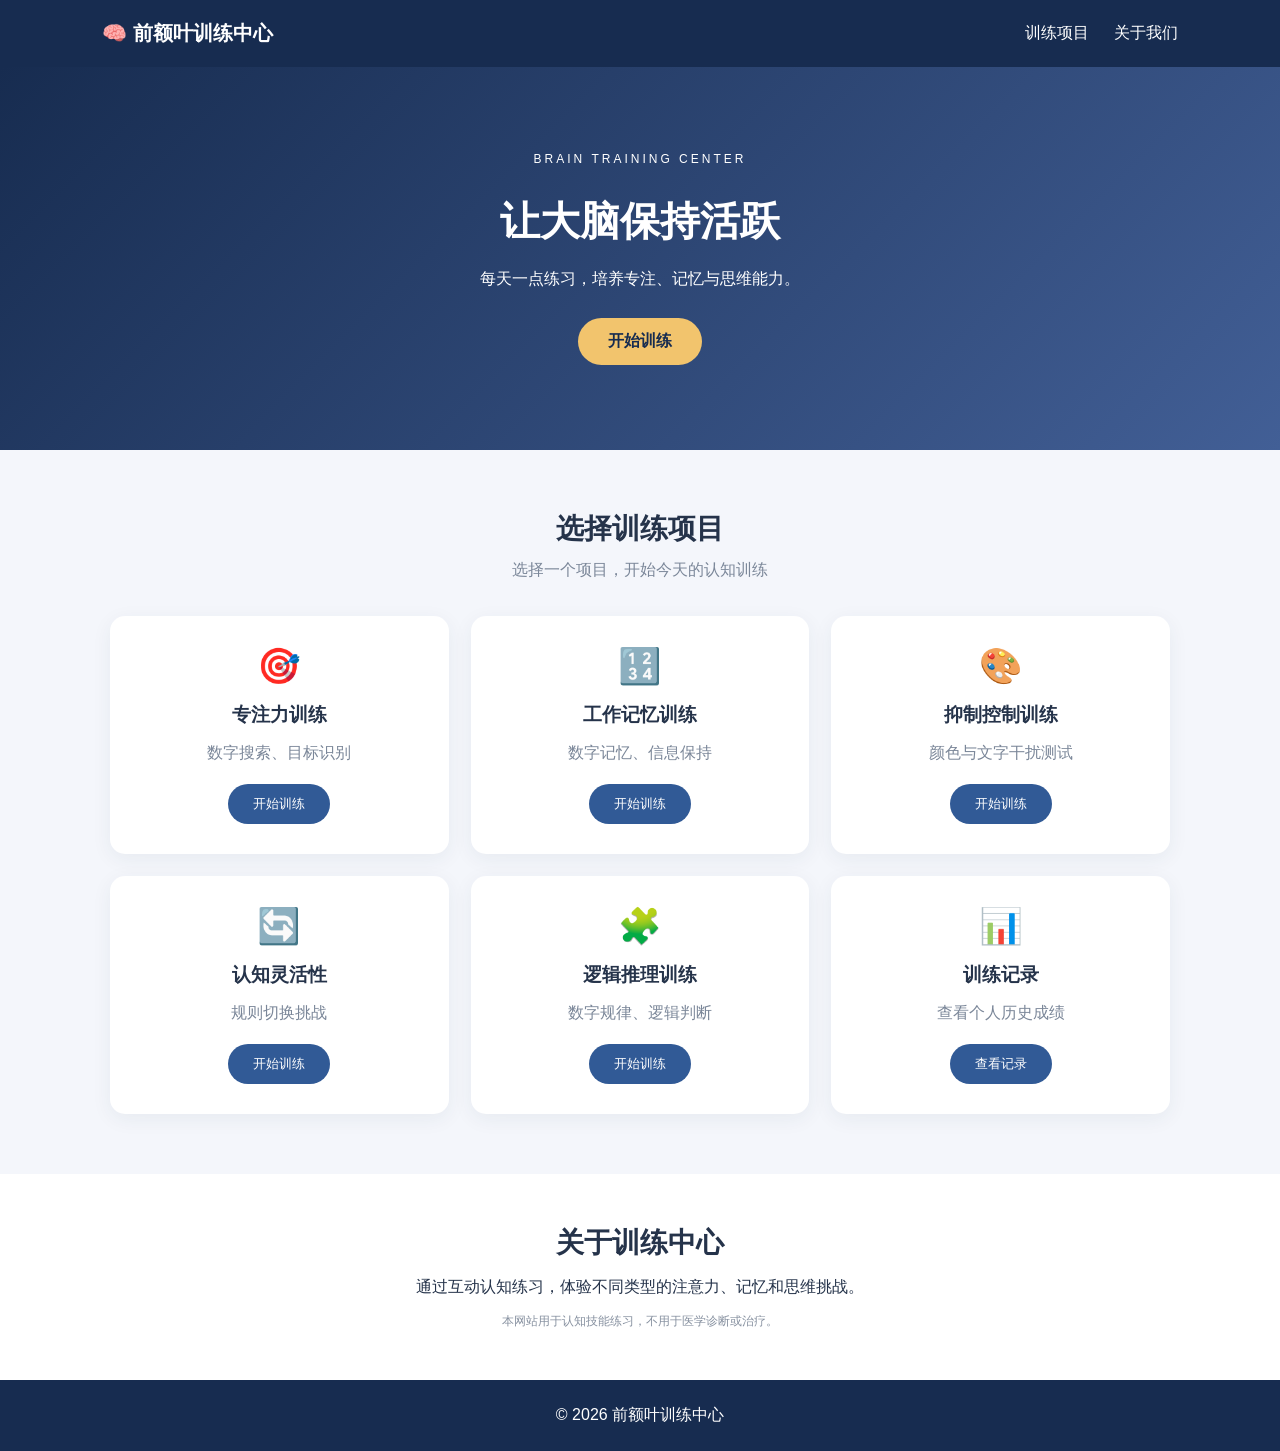
<file: index.html>
<!DOCTYPE html>
<html lang="zh-CN">
<head>
  <meta charset="UTF-8">
  <meta name="viewport" content="width=device-width, initial-scale=1.0">
  <meta name="description" content="前额叶训练中心，提供专注力、工作记忆、抑制控制、逻辑推理和认知灵活性训练。">
  <meta name="keywords" content="前额叶训练,专注力训练,记忆力训练,脑力训练">
  <title>前额叶训练中心 - 每日认知训练</title>
  <link rel="stylesheet" href="style.css">
</head>
<body>

  <header class="header">
    <div class="logo">🧠 前额叶训练中心</div>
    <nav>
     <a href="training.html">训练项目</a>
     <a href="about.html">关于我们</a>
    </nav>
  </header>

  <main>
    <section class="hero">
      <p class="tag">BRAIN TRAINING CENTER</p >
      <h1>让大脑保持活跃</h1>
      <p>每天一点练习，培养专注、记忆与思维能力。</p >
      <a class="start-btn" href="#training">开始训练</a >
    </section>

    <section id="training" class="training">
      <h2>选择训练项目</h2>
      <p class="subtitle">选择一个项目，开始今天的认知训练</p >

      <div class="cards">
        <div class="card">
          <span>🎯</span>
          <h3>专注力训练</h3>
          <p>数字搜索、目标识别</p >
          <button onclick="startTraining('focus')">开始训练</button>
        </div>

        <div class="card">
          <span>🔢</span>
          <h3>工作记忆训练</h3>
          <p>数字记忆、信息保持</p >
          <button onclick="startTraining('memory')">开始训练</button>
        </div>

        <div class="card">
          <span>🎨</span>
          <h3>抑制控制训练</h3>
          <p>颜色与文字干扰测试</p >
          <button onclick="startTraining('inhibition')">开始训练</button>
        </div>

        <div class="card">
          <span>🔄</span>
          <h3>认知灵活性</h3>
          <p>规则切换挑战</p >
          <button onclick="startTraining('flexibility')">开始训练</button>
        </div>

        <div class="card">
          <span>🧩</span>
          <h3>逻辑推理训练</h3>
          <p>数字规律、逻辑判断</p >
          <button onclick="startTraining('logic')">开始训练</button>
        </div>

        <div class="card">
          <span>📊</span>
          <h3>训练记录</h3>
          <p>查看个人历史成绩</p >
          <button onclick="startTraining('records')">查看记录</button>
        </div>
      </div>
    </section>

    <section id="about" class="about">
      <h2>关于训练中心</h2>
      <p>通过互动认知练习，体验不同类型的注意力、记忆和思维挑战。</p >
      <p class="disclaimer">本网站用于认知技能练习，不用于医学诊断或治疗。</p >
    </section>
  </main>

  <footer>
    © 2026 前额叶训练中心
  </footer>

  <script type="module"
  src="script.js"></script>
</body>
</html>
</file>
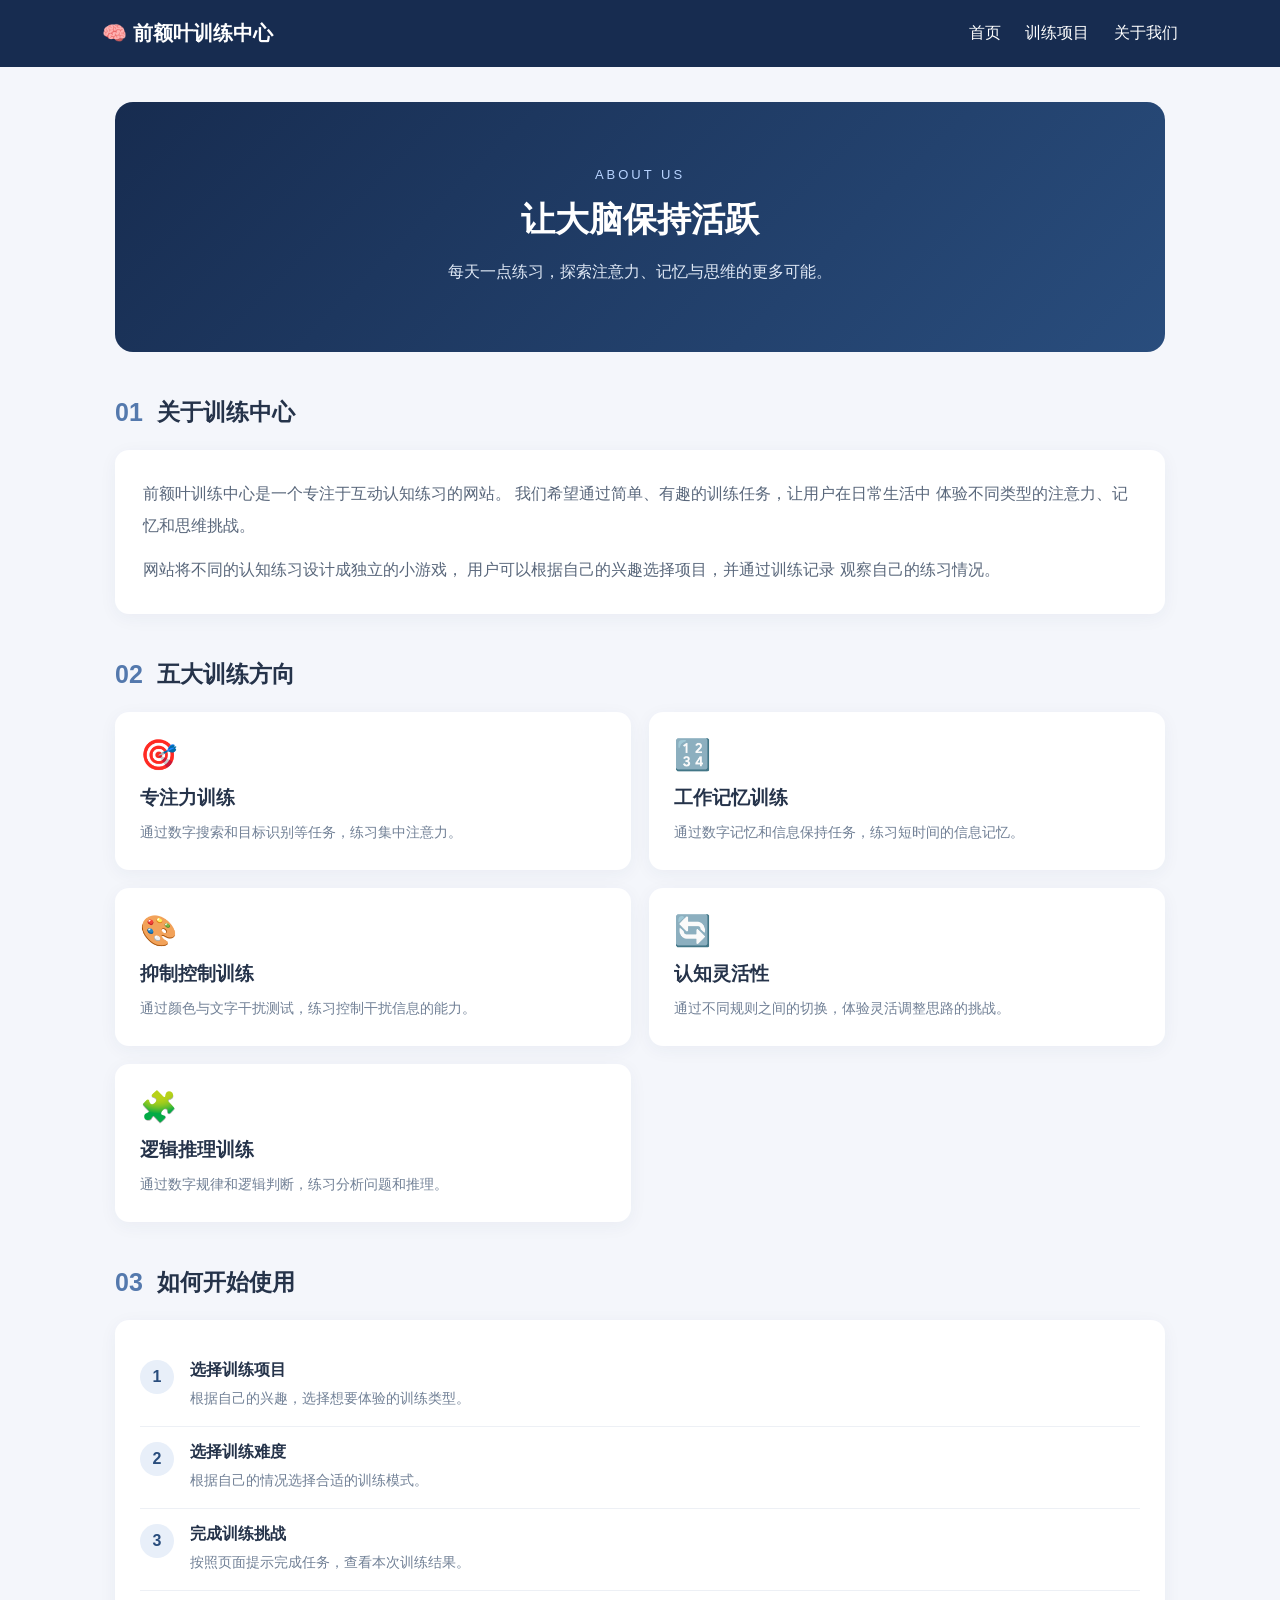
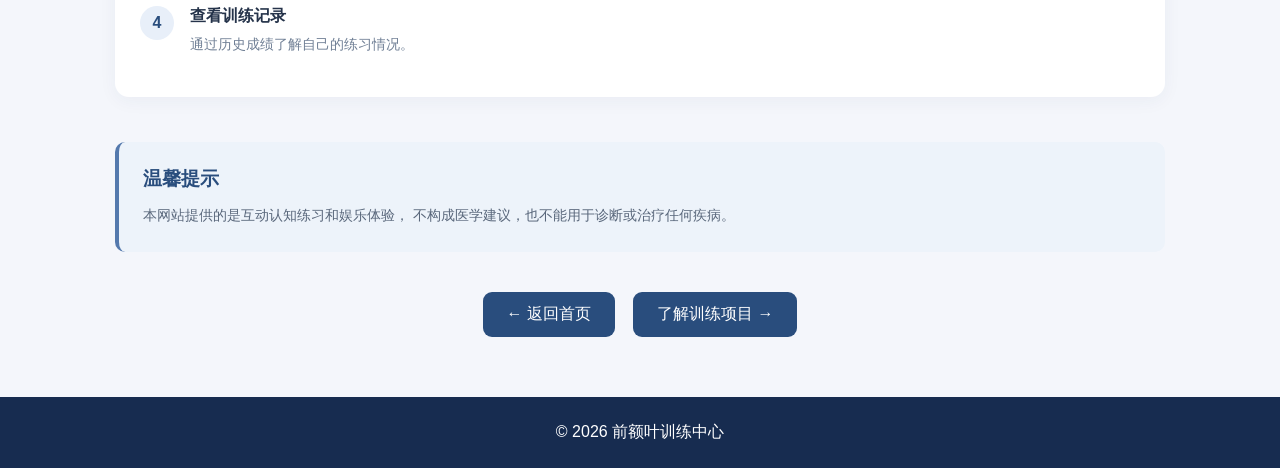
<file: about.html>
<!DOCTYPE html>
<html lang="zh-CN">
<head>
  <meta charset="UTF-8">
  <meta name="viewport" content="width=device-width, initial-scale=1.0">
  <meta name="description" content="了解前额叶训练中心的训练理念、训练项目和使用方式。">
  <title>关于我们 - 前额叶训练中心</title>
  <link rel="stylesheet" href="style.css">
</head>
<body>

  <header class="header">
    <div class="logo">🧠 前额叶训练中心</div>
    <nav>
      <a href="index.html">首页</a>
      <a href="training.html">训练项目</a>
      <a href="about.html">关于我们</a>
    </nav>
  </header>

  <main class="about-page">

    <section class="about-hero">
      <p class="about-tag">ABOUT US</p>
      <h1>让大脑保持活跃</h1>
      <p>每天一点练习，探索注意力、记忆与思维的更多可能。</p>
    </section>

    <section class="about-section">
      <div class="about-section-title">
        <span>01</span>
        <h2>关于训练中心</h2>
      </div>
      <div class="about-content">
        <p>
          前额叶训练中心是一个专注于互动认知练习的网站。
          我们希望通过简单、有趣的训练任务，让用户在日常生活中
          体验不同类型的注意力、记忆和思维挑战。
        </p>
        <p>
          网站将不同的认知练习设计成独立的小游戏，
          用户可以根据自己的兴趣选择项目，并通过训练记录
          观察自己的练习情况。
        </p>
      </div>
    </section>

    <section class="about-section">
      <div class="about-section-title">
        <span>02</span>
        <h2>五大训练方向</h2>
      </div>

      <div class="about-feature-grid">

        <div class="about-feature">
          <span>🎯</span>
          <h3>专注力训练</h3>
          <p>通过数字搜索和目标识别等任务，练习集中注意力。</p>
        </div>

        <div class="about-feature">
          <span>🔢</span>
          <h3>工作记忆训练</h3>
          <p>通过数字记忆和信息保持任务，练习短时间的信息记忆。</p>
        </div>

        <div class="about-feature">
          <span>🎨</span>
          <h3>抑制控制训练</h3>
          <p>通过颜色与文字干扰测试，练习控制干扰信息的能力。</p>
        </div>

        <div class="about-feature">
          <span>🔄</span>
          <h3>认知灵活性</h3>
          <p>通过不同规则之间的切换，体验灵活调整思路的挑战。</p>
        </div>

        <div class="about-feature">
          <span>🧩</span>
          <h3>逻辑推理训练</h3>
          <p>通过数字规律和逻辑判断，练习分析问题和推理。</p>
        </div>

      </div>
    </section>

    <section class="about-section">
      <div class="about-section-title">
        <span>03</span>
        <h2>如何开始使用</h2>
      </div>

      <div class="about-steps">
        <div class="about-step">
          <span>1</span>
          <div>
            <h3>选择训练项目</h3>
            <p>根据自己的兴趣，选择想要体验的训练类型。</p>
          </div>
        </div>

        <div class="about-step">
          <span>2</span>
          <div>
            <h3>选择训练难度</h3>
            <p>根据自己的情况选择合适的训练模式。</p>
          </div>
        </div>

        <div class="about-step">
          <span>3</span>
          <div>
            <h3>完成训练挑战</h3>
            <p>按照页面提示完成任务，查看本次训练结果。</p>
          </div>
        </div>

        <div class="about-step">
          <span>4</span>
          <div>
            <h3>查看训练记录</h3>
            <p>通过历史成绩了解自己的练习情况。</p>
          </div>
        </div>
      </div>
    </section>

    <section class="about-notice">
      <h2>温馨提示</h2>
      <p>
        本网站提供的是互动认知练习和娱乐体验，
        不构成医学建议，也不能用于诊断或治疗任何疾病。
      </p>
    </section>

    <div class="about-bottom">
      <a href="index.html">← 返回首页</a>
      <a href="training.html">了解训练项目 →</a>
    </div>

  </main>

  <footer>
    © 2026 前额叶训练中心
  </footer>

</body>
</html>
</file>
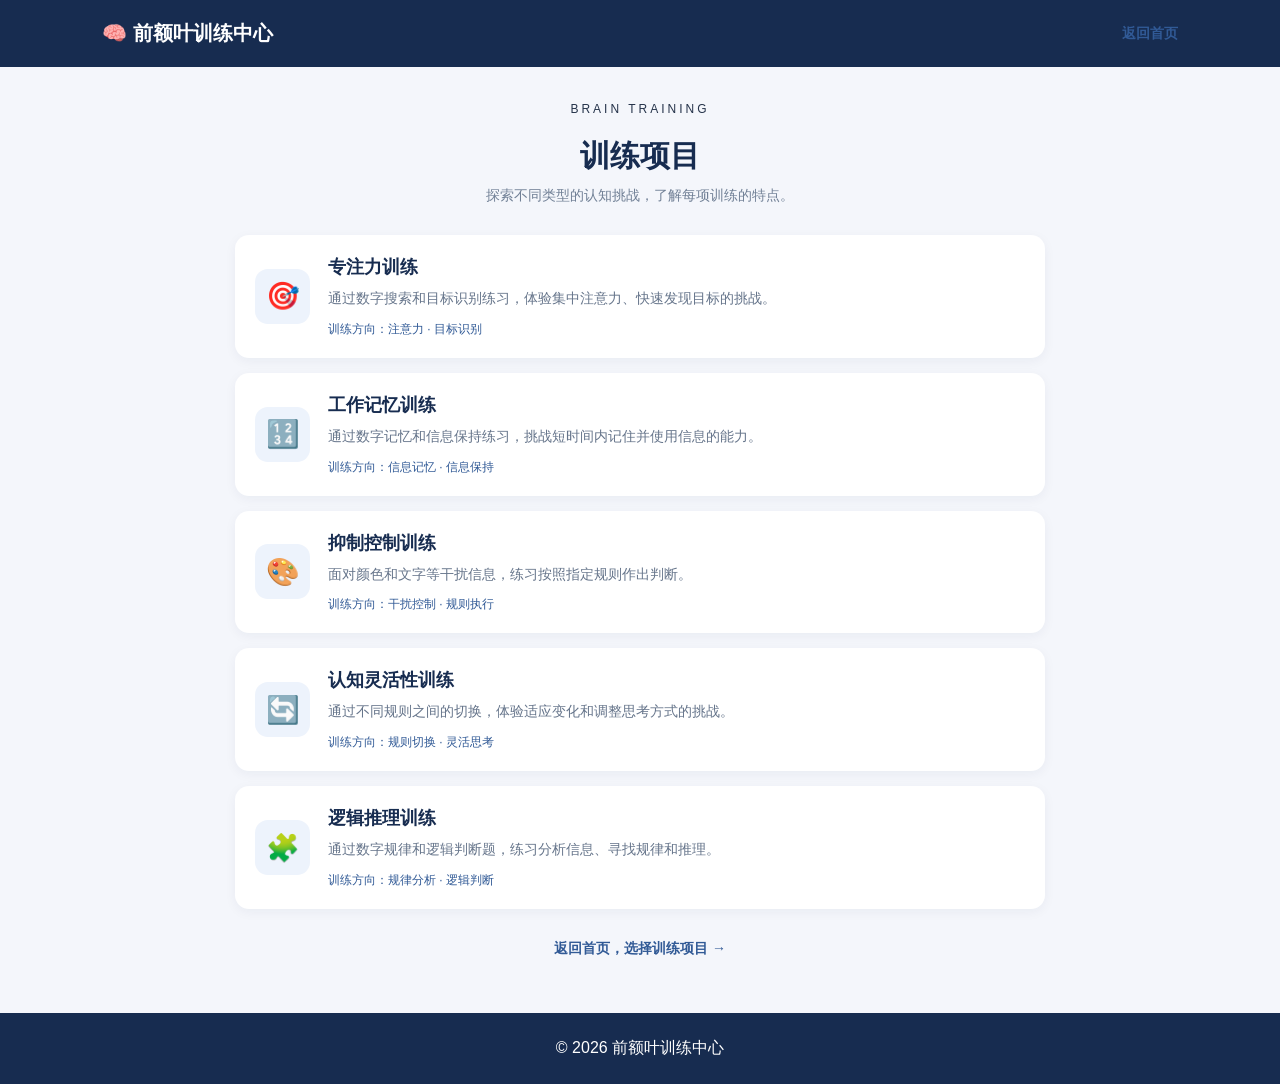
<file: training.html>
<!DOCTYPE html>
<html lang="zh-CN">
<head>
  <meta charset="UTF-8">
  <meta name="viewport" content="width=device-width, initial-scale=1.0">
  <meta name="description" content="了解前额叶训练中心的五种认知训练项目。">
  <title>训练项目 - 前额叶训练中心</title>
  <link rel="stylesheet" href="style.css">
</head>

<body class="training-page">

  <header class="header">
    <div class="logo">🧠 前额叶训练中心</div>
    <a class="training-back" href="index.html">返回首页</a>
  </header>

  <main class="training-intro">

    <section class="training-heading">
      <p class="tag">BRAIN TRAINING</p>
      <h1>训练项目</h1>
      <p>探索不同类型的认知挑战，了解每项训练的特点。</p>
    </section>

    <section class="training-list">

      <article class="training-item">
        <div class="training-icon">🎯</div>
        <div class="training-info">
          <h2>专注力训练</h2>
          <p>通过数字搜索和目标识别练习，体验集中注意力、快速发现目标的挑战。</p>
          <span>训练方向：注意力 · 目标识别</span>
        </div>
      </article>

      <article class="training-item">
        <div class="training-icon">🔢</div>
        <div class="training-info">
          <h2>工作记忆训练</h2>
          <p>通过数字记忆和信息保持练习，挑战短时间内记住并使用信息的能力。</p>
          <span>训练方向：信息记忆 · 信息保持</span>
        </div>
      </article>

      <article class="training-item">
        <div class="training-icon">🎨</div>
        <div class="training-info">
          <h2>抑制控制训练</h2>
          <p>面对颜色和文字等干扰信息，练习按照指定规则作出判断。</p>
          <span>训练方向：干扰控制 · 规则执行</span>
        </div>
      </article>

      <article class="training-item">
        <div class="training-icon">🔄</div>
        <div class="training-info">
          <h2>认知灵活性训练</h2>
          <p>通过不同规则之间的切换，体验适应变化和调整思考方式的挑战。</p>
          <span>训练方向：规则切换 · 灵活思考</span>
        </div>
      </article>

      <article class="training-item">
        <div class="training-icon">🧩</div>
        <div class="training-info">
          <h2>逻辑推理训练</h2>
          <p>通过数字规律和逻辑判断题，练习分析信息、寻找规律和推理。</p>
          <span>训练方向：规律分析 · 逻辑判断</span>
        </div>
      </article>

    </section>

    <div class="training-footer">
      <a href="index.html">返回首页，选择训练项目 →</a>
    </div>

  </main>

  <footer>
    © 2026 前额叶训练中心
  </footer>

</body>
</html>
</file>
<file: style.css>
* {
    margin: 0;
    padding: 0;
    box-sizing: border-box;
  }
  
  body {
    font-family: Arial, "Microsoft YaHei", sans-serif;
    background: #f4f6fb;
    color: #25334a;
  }
  
  .header {
    background: #172c50;
    color: white;
    padding: 20px 8%;
    display: flex;
    justify-content: space-between;
    align-items: center;
  }
  
  .logo {
    font-size: 20px;
    font-weight: bold;
  }
  
  nav a {
    color: white;
    text-decoration: none;
    margin-left: 20px;
  }
  
  .hero {
    text-align: center;
    padding: 85px 20px;
    background: linear-gradient(135deg, #172c50, #425f96);
    color: white;
  }
  
  .tag {
    letter-spacing: 3px;
    font-size: 12px;
    margin-bottom: 20px;
  }
  
  .hero h1 {
    font-size: 40px;
    margin-bottom: 20px;
  }
  
  .hero p {
    margin-bottom: 28px;
  }
  
  .start-btn {
    display: inline-block;
    background: #f2c46d;
    color: #172c50;
    padding: 13px 30px;
    border-radius: 25px;
    text-decoration: none;
    font-weight: bold;
  }
  
  .training {
    max-width: 1100px;
    margin: 60px auto;
    padding: 0 20px;
    text-align: center;
  }
  
  .training h2,
  .about h2 {
    font-size: 28px;
  }
  
  .subtitle {
    color: #7b8799;
    margin: 12px 0 35px;
  }
  
  .cards {
    display: grid;
    grid-template-columns: repeat(3, 1fr);
    gap: 22px;
  }
  
  .card {
    background: white;
    padding: 30px 20px;
    border-radius: 15px;
    box-shadow: 0 5px 20px #263b5710;
  }
  
  .card span {
    font-size: 35px;
  }
  
  .card h3 {
    margin: 15px 0;
  }
  
  .card p {
    color: #7b8799;
    margin-bottom: 20px;
  }
  
  button {
    border: none;
    background: #315a96;
    color: white;
    padding: 11px 25px;
    border-radius: 20px;
    cursor: pointer;
  }
  
  button:hover {
    background: #203e6b;
  }
  
  .about {
    text-align: center;
    padding: 50px 20px;
    background: white;
  }
  
  .about p {
    margin-top: 15px;
  }
  
  .disclaimer {
    font-size: 12px;
    color: #8791a0;
  }
  
  footer {
    background: #172c50;
    color: white;
    text-align: center;
    padding: 25px;
  }
  
  @media (max-width: 700px) {
    .header {
      padding: 18px;
    }
  
    nav a {
      margin-left: 8px;
      font-size: 13px;
    }
  
    .hero h1 {
      font-size: 30px;
    }
  
    .cards {
      grid-template-columns: 1fr;
    }
  }

/* 游戏弹窗 */
.game-overlay {
    position: fixed;
    inset: 0;
    z-index: 9999;
    background: rgba(10, 25, 50, 0.82);
    display: flex;
    justify-content: center;
    align-items: center;
    padding: 15px;
    overflow-y: auto;
  }
  
  .game-box {
    position: relative;
    background: white;
    width: 100%;
    max-width: 480px;
    max-height: 90vh;
    overflow-y: auto;
    padding: 28px 20px;
    border-radius: 20px;
    text-align: center;
  }
  
  .game-box h2 {
    color: #203e6b;
    margin-bottom: 12px;
  }
  
  .close-game {
    position: absolute;
    right: 15px;
    top: 12px;
    background: #eeeeee;
    color: #333;
    padding: 5px 12px;
    font-size: 22px;
  }
  
  .target-number {
    background: #edf3fc;
    padding: 15px;
    margin: 20px 0;
    border-radius: 10px;
  }
  
  .target-number strong {
    font-size: 32px;
    color: #315a96;
  }
  
  .game-info {
    display: flex;
    justify-content: space-around;
    gap: 8px;
    margin: 20px 0;
    font-size: 14px;
  }
  
  .number-grid {
    display: grid;
    grid-template-columns: repeat(5, 1fr);
    gap: 10px;
  }
  
  .number-cell {
    background: #edf2fa;
    color: #203e6b;
    font-size: 23px;
    padding: 13px 0;
    border-radius: 10px;
  }
  
  .number-cell.right {
    background: #c9efd7;
    color: #176b39;
  }
  
  .number-cell.incorrect {
    background: #ffd6d6;
    color: #a52a2a;
  }
  
  .number-cell.selected {
    opacity: 0.7;
  }
  
  .game-tip {
    margin-top: 20px;
    color: #7b8799;
    font-size: 13px;
  }
  
  .result-box {
    background: #edf3fc;
    margin-top: 20px;
    padding: 20px;
    border-radius: 12px;
    line-height: 2;
  }
  
  .result-box strong {
    color: #315a96;
    font-size: 25px;
  }
  
  .record-item {
    text-align: left;
    background: #edf3fc;
    padding: 14px;
    margin-top: 12px;
    border-radius: 10px;
  }
  
  .record-item small {
    color: #8791a0;
  }
  
  .records-list {
    max-height: 50vh;
    overflow-y: auto;
    margin: 15px 0;
  }

/* 舒尔特方格训练 */

.focus-box {
  max-width: 520px;
}

.focus-dashboard {
  display: grid;
  grid-template-columns: repeat(3, 1fr);
  gap: 10px;
  margin: 20px 0;
}

.focus-stat {
  background: #edf3fc;
  padding: 12px 5px;
  border-radius: 10px;
}

.focus-stat small {
  display: block;
  color: #718096;
  font-size: 12px;
}

.focus-stat strong {
  display: block;
  font-size: 25px;
  color: #315a96;
  margin-top: 5px;
}

.focus-progress {
  height: 8px;
  background: #e5eaf2;
  border-radius: 10px;
  overflow: hidden;
  margin: 15px 0;
}

#progressBar {
  width: 0%;
  height: 100%;
  background: #27ae60;
  transition: width 0.2s;
}

#gameMessage {
  min-height: 25px;
  color: #315a96;
  font-size: 14px;
  margin: 12px 0;
}

.sequence-grid {
  display: grid;
  grid-template-columns: repeat(5, 1fr);
  gap: 8px;
}

.sequence-cell {
  aspect-ratio: 1;
  padding: 0;
  font-size: 21px;
  font-weight: bold;
  border-radius: 9px;
  background: #edf2fa;
  color: #203e6b;
}

.sequence-cell:disabled {
  opacity: 1;
}

.sequence-cell.sequence-correct {
  background: #c9efd7;
  color: #176b39;
}

.sequence-cell.sequence-wrong {
  background: #ffd6d6;
  color: #a52a2a;
}

@media (max-width: 480px) {
  .sequence-grid {
    gap: 5px;
  }

  .sequence-cell {
    font-size: 17px;
  }

  .focus-box {
    padding: 25px 12px;
  }
}

/* 舒尔特方格模式选择 */

.mode-list {
  display: grid;
  gap: 15px;
  margin-top: 25px;
}

.mode-card {
  display: flex;
  flex-direction: column;
  gap: 8px;
  width: 100%;
  padding: 20px;
  background: #edf3fc;
  color: #203e6b;
  border: 2px solid transparent;
  border-radius: 14px;
  font-size: 15px;
}

.mode-card strong {
  font-size: 19px;
}

.mode-card:hover {
  border-color: #315a96;
  background: #e1ebfa;
}

.extreme-mode {
  background: #fff0e9;
  color: #a74324;
}

.extreme-mode:hover {
  border-color: #e47b4e;
  background: #ffe5d8;
}

#backMenu {
  margin-top: 10px;
  background: #718096;
}

.sequence-cell:disabled {
  cursor: default;
}

@media (max-width: 480px) {
  .mode-card {
    padding: 16px;
  }
}

/* =========================
   个人训练成绩中心
========================= */

.records-box {
  max-width: 600px;
  text-align: left;
}

.records-box > h2,
.records-box > p {
  text-align: center;
}

.records-overview {
  display: grid;
  grid-template-columns: repeat(3, 1fr);
  gap: 10px;
  margin: 22px 0;
}

.records-overview > div {
  background: #edf3fc;
  border-radius: 12px;
  padding: 15px 5px;
  text-align: center;
}

.records-overview small {
  display: block;
  color: #718096;
  font-size: 12px;
}

.records-overview strong {
  display: block;
  color: #315a96;
  font-size: 25px;
  margin-top: 8px;
}

.records-section-title {
  color: #203e6b;
  font-size: 17px;
  margin: 24px 0 12px;
}

.record-mode-list {
  display: grid;
  gap: 12px;
}

.record-mode-card {
  background: #f0f4fa;
  border-radius: 12px;
  padding: 15px;
}

.record-mode-card h3 {
  color: #315a96;
  font-size: 16px;
  margin-bottom: 12px;
}

.record-stat-row {
  display: flex;
  justify-content: space-between;
  align-items: center;
  padding: 7px 0;
  border-top: 1px solid #dce5f1;
  font-size: 13px;
}

.record-stat-row span {
  color: #718096;
}

.record-stat-row strong {
  color: #203e6b;
}

.records-history {
  display: grid;
  gap: 10px;
  max-height: 350px;
  overflow-y: auto;
}

.history-card {
  background: #f5f7fa;
  padding: 14px;
  border-radius: 10px;
}

.history-heading {
  display: flex;
  justify-content: space-between;
  align-items: center;
  gap: 8px;
  margin-bottom: 12px;
}

.history-heading strong {
  color: #203e6b;
  font-size: 14px;
}

.status-success {
  color: #16834b;
  font-size: 12px;
}

.status-fail {
  color: #d06a45;
  font-size: 12px;
}

.history-details {
  display: grid;
  grid-template-columns: 1fr 1fr;
  gap: 9px;
  font-size: 12px;
  color: #64748b;
  margin-bottom: 10px;
}

.history-card small {
  color: #94a3b8;
  font-size: 11px;
}

.empty-records {
  text-align: center;
  color: #8791a0;
  padding: 25px 5px;
}

.clear-records-btn {
  width: 100%;
  margin-top: 20px;
  background: #e9edf3;
  color: #9b3c3c;
  border-radius: 10px;
}

@media (max-width: 480px) {
  .records-box {
    padding: 25px 13px;
  }

  .records-overview strong {
    font-size: 21px;
  }

  .history-details {
    font-size: 11px;
  }
}

/* =========================
   工作记忆训练
========================= */

.memory-box {
  max-width: 520px;
  text-align: center;
}

.memory-display {
  background: #edf3fc;
  color: #244c83;
  border-radius: 15px;
  padding: 30px 10px;
  margin: 20px 0;
  font-size: 38px;
  font-weight: bold;
  letter-spacing: 8px;
  min-height: 55px;
}

.memory-input {
  background: #f3f5f8;
  border: 2px dashed #a8b9d0;
  border-radius: 10px;
  padding: 15px;
  min-height: 25px;
  font-size: 22px;
  letter-spacing: 8px;
  margin: 15px 0;
  color: #315a96;
}

.memory-keypad {
  display: grid;
  grid-template-columns: repeat(3, 1fr);
  gap: 10px;
  margin: 20px 0;
  opacity: 0.4;
  pointer-events: none;
}

.memory-keypad.active {
  opacity: 1;
  pointer-events: auto;
}

.memory-key {
  padding: 15px;
  border-radius: 10px;
  background: #edf3fc;
  color: #244c83;
  font-size: 22px;
  font-weight: bold;
}

.memory-key:active {
  background: #cbdcf4;
}

.memory-delete {
  background: #fff0e9;
  color: #b45b37;
  font-size: 15px;
}

.memory-submit {
  background: #245b9c;
  color: white;
  font-size: 15px;
}

.memory-start {
  width: 100%;
  padding: 13px;
  background: #245b9c;
  color: white;
  border-radius: 25px;
  margin-top: 10px;
}

.memory-start:disabled {
  opacity: 0.5;
  cursor: not-allowed;
}

.memory-progress {
  height: 8px;
  background: #e5eaf2;
  border-radius: 10px;
  overflow: hidden;
}

.memory-progress div {
  height: 100%;
  background: #27ae60;
  transition: width 0.3s;
}

.memory-final-result {
  background: #edf3fc;
  padding: 20px;
  border-radius: 14px;
  margin-top: 20px;
}

.memory-final-result p {
  margin: 12px 0;
}

.memory-final-result button {
  width: 100%;
  padding: 12px;
  margin-top: 12px;
  border-radius: 25px;
  background: #245b9c;
  color: white;
}

@media (max-width: 480px) {
  .memory-display {
    font-size: 30px;
    letter-spacing: 5px;
  }

  .memory-key {
    padding: 13px;
  }
}

/* =========================
   工作记忆三级难度
========================= */

.memory-mode-list {
  display: grid;
  gap: 14px;
  margin-top: 22px;
}

.memory-mode-card {
  display: flex;
  flex-direction: column;
  gap: 8px;
  width: 100%;
  padding: 19px;
  border: 2px solid transparent;
  border-radius: 13px;
  background: #edf3fc;
  color: #244c83;
  text-align: center;
}

.memory-mode-card strong {
  font-size: 19px;
}

.memory-mode-card span {
  font-size: 13px;
  color: #718096;
}

.memory-mode-card:hover {
  border-color: #315a96;
  background: #e1ebfa;
}

.memory-extreme {
  background: #fff0e9;
  color: #a74324;
}

.memory-extreme:hover {
  border-color: #e47b4e;
  background: #ffe5d8;
}

.memory-mode-records {
  width: 100%;
  padding: 14px;
  border-radius: 12px;
  background: #e9edf3;
  color: #315a96;
  font-size: 14px;
}

.memory-level {
  margin: 15px 0;
  padding: 10px;
  background: #f0f4fa;
  border-radius: 9px;
  color: #536780;
  font-size: 14px;
}

.memory-level strong {
  color: #245b9c;
  font-size: 20px;
}

.memory-progress {
  width: 100%;
  height: 8px;
  background: #e5eaf2;
  border-radius: 10px;
  overflow: hidden;
  margin: 15px 0;
}

.memory-progress div {
  height: 100%;
  background: #27ae60;
  transition: width 0.3s;
}

@media (max-width: 480px) {
  .memory-mode-card {
    padding: 15px;
  }
}
/* 工作记忆：实时显示输入数字 */
.memory-input {
  font-size: 26px;
  font-weight: bold;
  letter-spacing: 6px;
  color: #245b9c;
  text-align: center;
  min-height: 28px;
  word-break: break-all;
}

/* =========================
   工作记忆训练：全屏固定布局
   ========================= */

/* 工作记忆训练弹窗不再滚动 */
.game-overlay:has(.memory-keypad) {
  position: fixed;
  inset: 0;
  width: 100%;
  height: 100vh;
  height: 100dvh;
  padding: 8px;
  box-sizing: border-box;
  overflow: hidden;
  align-items: center;
  justify-content: center;
}

/* 工作记忆主卡片 */
.game-overlay:has(.memory-keypad) .memory-box {
  width: 100%;
  max-width: 520px;
  height: calc(100% - 4px);
  max-height: 100%;
  min-height: 0;
  padding: 8px 14px;
  margin: 0;
  box-sizing: border-box;

  display: flex;
  flex-direction: column;
  justify-content: space-evenly;
  gap: 4px;

  overflow: hidden;
}

/* 标题 */
.game-overlay:has(.memory-keypad) .memory-box h2 {
  margin: 0;
  font-size: clamp(18px, 2.5vh, 24px);
}

/* 普通说明文字 */
.game-overlay:has(.memory-keypad) .memory-box > p {
  margin: 2px 0;
  font-size: clamp(12px, 1.7vh, 15px);
}

/* 顶部数据 */
.game-overlay:has(.memory-keypad) .focus-dashboard {
  margin: 3px 0;
  gap: 6px;
}

.game-overlay:has(.memory-keypad) .focus-stat {
  padding: 6px 3px;
}

.game-overlay:has(.memory-keypad) .memory-progress {
  margin: 3px 0;
  flex-shrink: 0;
}

.game-overlay:has(.memory-keypad) .memory-level {
  margin: 3px 0;
  padding: 7px;
  font-size: clamp(12px, 1.7vh, 15px);
  flex-shrink: 0;
}

/* 数字展示区域 */
.game-overlay:has(.memory-keypad) .memory-display {
  min-height: 45px;
  padding: 8px;
  margin: 3px 0;
  font-size: clamp(23px, 3.5vh, 32px);
  flex-shrink: 0;
}

/* 输入区域 */
.game-overlay:has(.memory-keypad) .memory-input {
  min-height: 42px;
  padding: 7px;
  margin: 3px 0;
  font-size: clamp(18px, 2.8vh, 24px);
  flex-shrink: 0;
}

/* 数字键盘 */
.game-overlay:has(.memory-keypad) .memory-keypad {
  display: grid;
  grid-template-columns: repeat(3, 1fr);
  gap: 5px;
  margin: 3px 0;
  flex-shrink: 0;
}

.game-overlay:has(.memory-keypad) .memory-key {
  min-height: 0;
  height: clamp(38px, 6vh, 52px);
  padding: 4px;
  font-size: clamp(17px, 2.5vh, 22px);
}

/* 开始按钮 */
.game-overlay:has(.memory-keypad) .memory-start {
  min-height: 38px;
  padding: 8px;
  margin: 3px 0;
  flex-shrink: 0;
}

/* 屏幕高度较小时进一步压缩 */
@media (max-height: 700px) {
  .game-overlay:has(.memory-keypad) .memory-box {
    padding: 5px 10px;
    gap: 2px;
  }

  .game-overlay:has(.memory-keypad) .memory-display {
    min-height: 36px;
    padding: 5px;
  }

  .game-overlay:has(.memory-keypad) .memory-input {
    min-height: 34px;
    padding: 4px;
  }

  .game-overlay:has(.memory-keypad) .memory-key {
    height: 36px;
  }
}

/* =========================
   训练按钮统一悬停效果
========================= */

/* 所有训练按钮 */
.inhibition-back,
.inhibition-mode,
.inhibition-record-btn,
.inhibition-option,
.inhibition-action {
  transition:
    background-color 0.2s ease,
    color 0.2s ease,
    transform 0.2s ease,
    box-shadow 0.2s ease;
}

/* 普通模式：浅蓝 -> 深蓝 */
.inhibition-normal:hover {
  background: #c5ddfb;
}

/* 进阶模式：浅橙 -> 深橙 */
.inhibition-advanced:hover {
  background: #ffdfbd;
}

/* 突破极限：浅紫 -> 深紫 */
.inhibition-extreme:hover {
  background: #e1d5ff;
}

/* 返回按钮 */
.inhibition-back:hover {
  background: #cbd5e1;
}

/* 查看成绩按钮 */
.inhibition-record-btn:hover {
  background: #d5d6fa;
}

/* 训练过程选项按钮 */
.inhibition-option:hover {
  background: #e8eff8;
  transform: translateY(-2px);
}

/* 重新挑战等操作按钮 */
.inhibition-action:hover {
  background: #c5ddfb;
}

.inhibition-action.secondary:hover {
  background: #d9dee8;
}

/* 点击效果 */
.inhibition-mode:active,
.inhibition-record-btn:active,
.inhibition-option:active,
.inhibition-action:active {
  transform: scale(0.97);
}

/* =========================
   训练项目介绍页面
========================= */

.training-page {
  background: #f4f6fb;
}

.training-back {
  color: #315a96;
  text-decoration: none;
  font-size: 14px;
  font-weight: 600;
}

.training-back:hover {
  color: #172c50;
}

.training-intro {
  max-width: 850px;
  margin: 0 auto;
  padding: 35px 20px 55px;
}

.training-heading {
  text-align: center;
  margin-bottom: 30px;
}

.training-heading h1 {
  color: #172c50;
  font-size: 30px;
  margin: 10px 0;
}

.training-heading > p:last-child {
  color: #718096;
  font-size: 14px;
}

.training-list {
  display: flex;
  flex-direction: column;
  gap: 15px;
}

.training-item {
  display: flex;
  align-items: center;
  gap: 18px;
  padding: 20px;
  background: #fff;
  border-radius: 14px;
  box-shadow: 0 3px 12px rgba(23, 44, 80, 0.05);
  transition: transform 0.2s, box-shadow 0.2s;
}

.training-item:hover {
  transform: translateY(-2px);
  box-shadow: 0 6px 18px rgba(23, 44, 80, 0.09);
}

.training-icon {
  width: 55px;
  height: 55px;
  flex-shrink: 0;
  display: flex;
  align-items: center;
  justify-content: center;
  background: #edf3fc;
  border-radius: 13px;
  font-size: 27px;
}

.training-info h2 {
  color: #172c50;
  font-size: 18px;
  margin: 0 0 8px;
}

.training-info p {
  color: #66758b;
  font-size: 14px;
  line-height: 1.7;
  margin: 0 0 8px;
}

.training-info span {
  color: #315a96;
  font-size: 12px;
}

.training-footer {
  text-align: center;
  margin-top: 30px;
}

.training-footer a {
  color: #315a96;
  text-decoration: none;
  font-size: 14px;
  font-weight: 600;
}

.training-footer a:hover {
  text-decoration: underline;
}

@media (max-width: 600px) {
  .training-intro {
    padding: 25px 14px 40px;
  }

  .training-heading h1 {
    font-size: 25px;
  }

  .training-item {
    gap: 12px;
    padding: 15px;
  }

  .training-icon {
    width: 45px;
    height: 45px;
    font-size: 23px;
  }

  .training-info h2 {
    font-size: 16px;
  }

  .training-info p {
    font-size: 13px;
  }
}

/* ===============================
   关于我们页面
================================ */

.about-page {
  max-width: 1100px;
  margin: 0 auto;
  padding: 35px 25px 60px;
}

.about-hero {
  background: linear-gradient(135deg, #172c50, #294d7d);
  color: white;
  text-align: center;
  padding: 65px 25px;
  border-radius: 18px;
  margin-bottom: 45px;
}

.about-tag {
  color: #b8d4ff;
  font-size: 13px;
  letter-spacing: 3px;
  margin-bottom: 15px;
}

.about-hero h1 {
  font-size: 34px;
  margin-bottom: 15px;
}

.about-hero > p:last-child {
  color: #e0e9f6;
  font-size: 16px;
  line-height: 1.8;
}

.about-section {
  margin-bottom: 45px;
}

.about-section-title {
  display: flex;
  align-items: center;
  gap: 14px;
  margin-bottom: 22px;
}

.about-section-title span {
  color: #5479ad;
  font-size: 25px;
  font-weight: bold;
}

.about-section-title h2 {
  color: #25334a;
  font-size: 23px;
}

.about-content {
  background: white;
  padding: 28px;
  border-radius: 14px;
  line-height: 2;
  color: #59677b;
  box-shadow: 0 4px 18px rgba(30, 55, 90, 0.05);
}

.about-content p {
  margin-bottom: 12px;
}

.about-content p:last-child {
  margin-bottom: 0;
}

.about-feature-grid {
  display: grid;
  grid-template-columns: repeat(2, 1fr);
  gap: 18px;
}

.about-feature {
  background: white;
  padding: 25px;
  border-radius: 14px;
  box-shadow: 0 4px 18px rgba(30, 55, 90, 0.05);
  transition: 0.25s;
}

.about-feature:hover {
  transform: translateY(-4px);
  box-shadow: 0 8px 22px rgba(30, 55, 90, 0.1);
}

.about-feature > span {
  font-size: 30px;
}

.about-feature h3 {
  margin: 13px 0 9px;
  color: #25334a;
}

.about-feature p {
  color: #718096;
  font-size: 14px;
  line-height: 1.8;
}

.about-steps {
  background: white;
  padding: 25px;
  border-radius: 14px;
  box-shadow: 0 4px 18px rgba(30, 55, 90, 0.05);
}

.about-step {
  display: flex;
  align-items: flex-start;
  gap: 16px;
  padding: 15px 0;
  border-bottom: 1px solid #edf0f5;
}

.about-step:last-child {
  border-bottom: none;
}

.about-step > span {
  width: 34px;
  height: 34px;
  flex-shrink: 0;
  display: flex;
  align-items: center;
  justify-content: center;
  background: #e8eff9;
  color: #294d7d;
  border-radius: 50%;
  font-weight: bold;
}

.about-step h3 {
  color: #25334a;
  font-size: 16px;
  margin-bottom: 6px;
}

.about-step p {
  color: #718096;
  font-size: 14px;
  line-height: 1.7;
}

.about-notice {
  background: #edf3fa;
  border-left: 4px solid #5479ad;
  padding: 24px;
  border-radius: 10px;
  margin-top: 40px;
}

.about-notice h2 {
  color: #294d7d;
  font-size: 19px;
  margin-bottom: 10px;
}

.about-notice p {
  color: #59677b;
  font-size: 14px;
  line-height: 1.9;
}

.about-bottom {
  display: flex;
  justify-content: center;
  gap: 18px;
  margin-top: 40px;
  flex-wrap: wrap;
}

.about-bottom a {
  display: inline-block;
  padding: 12px 24px;
  border-radius: 9px;
  background: #294d7d;
  color: white;
  text-decoration: none;
  transition: 0.2s;
}

.about-bottom a:hover {
  background: #172c50;
  transform: translateY(-2px);
}

@media (max-width: 700px) {
  .about-page {
    padding: 22px 15px 40px;
  }

  .about-hero {
    padding: 45px 18px;
  }

  .about-hero h1 {
    font-size: 27px;
  }

  .about-feature-grid {
    grid-template-columns: 1fr;
  }

  .about-section-title h2 {
    font-size: 20px;
  }

  .about-content,
  .about-steps {
    padding: 20px;
  }
}
</file>
